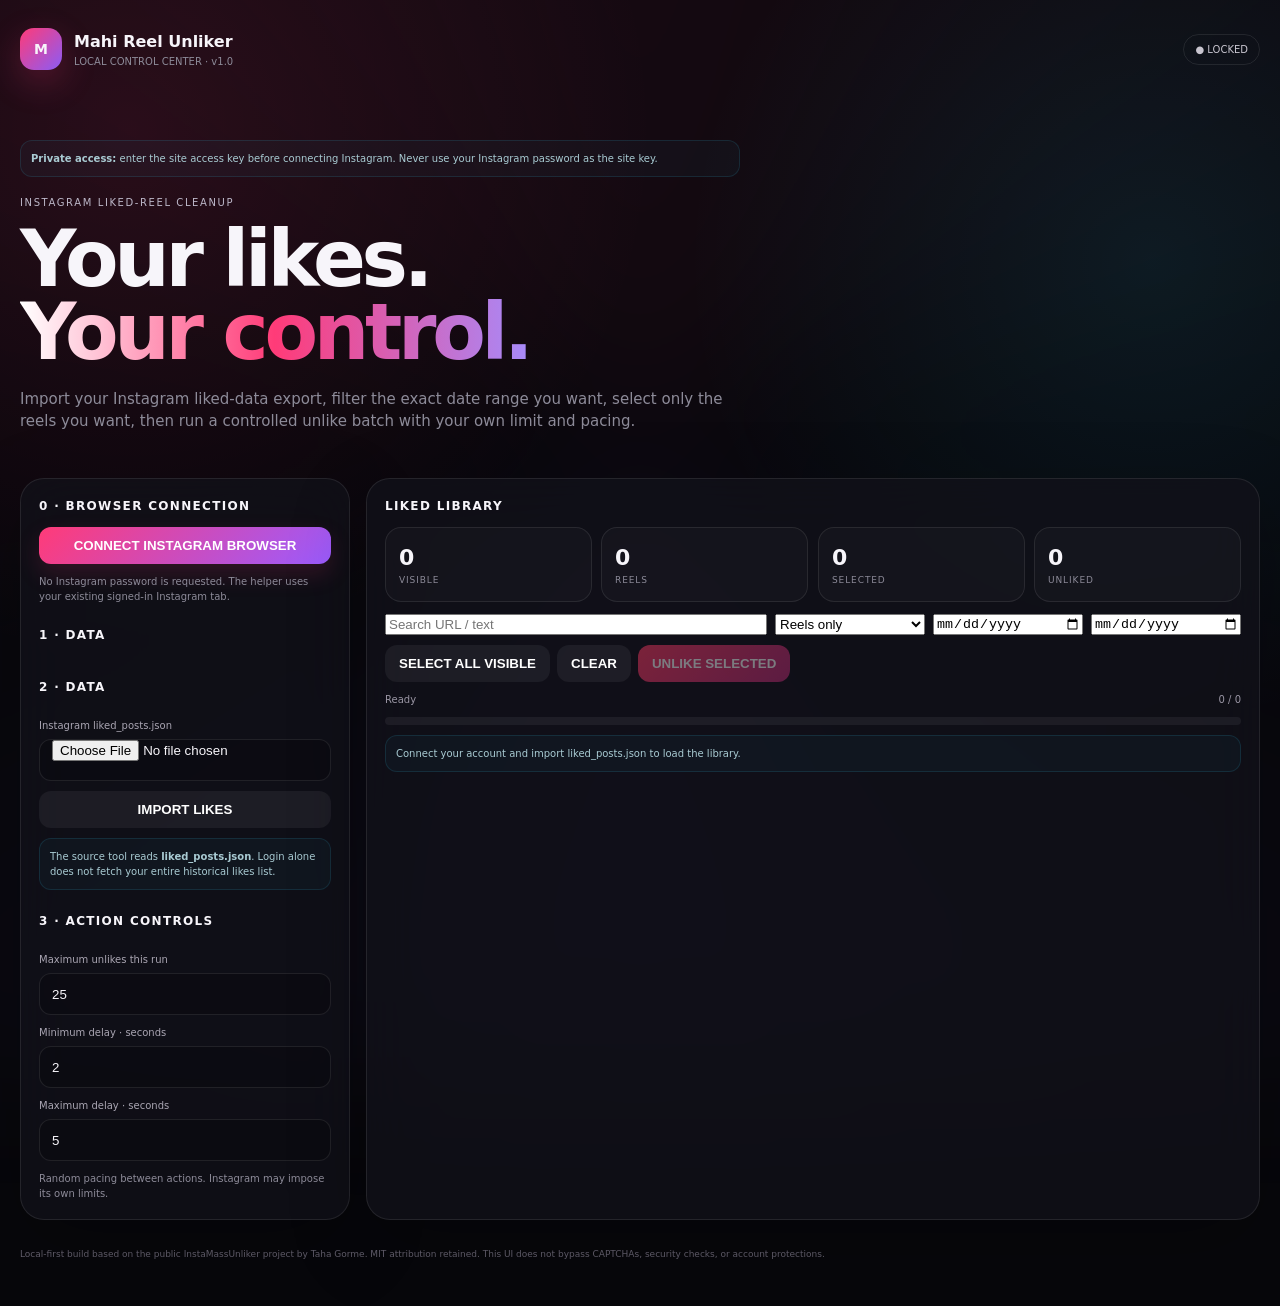
<file: insta-mass-unliker-web/templates/index.html>
<!doctype html><html><head><meta charset="utf-8"><meta name="viewport" content="width=device-width,initial-scale=1"><title>Mahi Reel Unliker</title>
<style>
:root{--bg:#07070b;--p:rgba(18,18,26,.75);--l:rgba(255,255,255,.09);--m:#8d8b99;--t:#f7f5fa;--pk:#ff3b78;--vi:#8b5cf6;--cy:#36d7ff;--ok:#45e0a0;--bad:#ff6689}*{box-sizing:border-box}body{margin:0;background:radial-gradient(circle at 10% 10%,#ff3b781f,transparent 32%),radial-gradient(circle at 90% 20%,#36d7ff18,transparent 30%),var(--bg);color:var(--t);font:14px/1.5 Inter,system-ui,sans-serif;min-height:100vh}body:before{content:"";position:fixed;inset:-20%;z-index:-1;background:conic-gradient(from 90deg,transparent,#8b5cf610,transparent,#ff3b7810,transparent);filter:blur(70px);animation:s 20s linear infinite}@keyframes s{to{transform:rotate(360deg)}}.w{width:min(1240px,calc(100% - 34px));margin:auto}.top{display:flex;justify-content:space-between;align-items:center;padding:28px 0}.brand{display:flex;gap:12px;align-items:center}.logo{width:42px;height:42px;border-radius:14px;background:linear-gradient(135deg,var(--pk),var(--vi));display:grid;place-items:center;font-weight:900;box-shadow:0 12px 35px #ff3b783d}.brand b{font-size:16px}.brand small{display:block;color:var(--m);font-size:10px}.pill{border:1px solid var(--l);padding:7px 11px;border-radius:999px;font-size:10px;color:#c8c5cf}.hero{padding:42px 0 30px;max-width:850px}.ey{color:#bcb7c8;text-transform:uppercase;letter-spacing:.16em;font-size:10px}.hero h1{font-size:clamp(42px,7vw,78px);line-height:.94;margin:13px 0 18px;letter-spacing:-.055em}.hero h1 span{background:linear-gradient(90deg,#fff,var(--pk),#a78bfa);-webkit-background-clip:text;color:transparent}.hero p{color:var(--m);max-width:720px;font-size:15px}.grid{display:grid;grid-template-columns:330px 1fr;gap:16px}.panel{border:1px solid var(--l);background:var(--p);backdrop-filter:blur(24px);border-radius:24px;padding:18px;box-shadow:0 24px 80px #0000003d}.panel h2{font-size:12px;margin:0 0 12px;text-transform:uppercase;letter-spacing:.11em}.stack{display:grid;gap:10px}.field label{display:block;color:#aaa6b3;font-size:10px;margin-bottom:6px}.field input,.field select,input[type=file]{width:100%;height:42px;border:1px solid var(--l);background:#0003;border-radius:12px;color:var(--t);padding:0 12px;outline:none}.field input:focus,.field select:focus{border-color:#8b5cf6b3;box-shadow:0 0 0 3px #8b5cf61a}button{border:0;color:#fff;cursor:pointer;font-weight:750;border-radius:12px;padding:11px 14px;background:#ffffff0f;transition:.2s}button:hover{transform:translateY(-1px)}button:disabled{opacity:.45;cursor:not-allowed;transform:none}.primary{background:linear-gradient(135deg,var(--pk),#9b5cff);box-shadow:0 10px 25px #ff3b7826}.danger{background:linear-gradient(135deg,#ff3b63,#b92d78)}.muted{color:var(--m);font-size:10px}.notice{padding:10px;border:1px solid #36d7ff1f;background:#36d7ff09;border-radius:12px;color:#a9cbd3;font-size:10px}.stats{display:grid;grid-template-columns:repeat(4,1fr);gap:9px;margin-bottom:12px}.stat{padding:13px;border:1px solid var(--l);border-radius:16px;background:#ffffff06}.stat b{font-size:22px}.stat span{display:block;color:var(--m);font-size:9px;text-transform:uppercase;letter-spacing:.1em}.toolbar{display:grid;grid-template-columns:1fr 150px 150px 150px;gap:8px;margin-bottom:10px}.list{max-height:620px;overflow:auto}.row{display:grid;grid-template-columns:30px 1fr 70px;gap:10px;align-items:center;padding:11px;border:1px solid #ffffff0e;border-radius:15px;background:#ffffff05;margin-bottom:7px}.row input{accent-color:var(--pk);width:17px;height:17px}.row b{display:block;font-size:11px;white-space:nowrap;overflow:hidden;text-overflow:ellipsis}.row small{color:var(--m);font-size:9px}.row a{color:#b9a4ff;font-size:9px}.type{font-size:8px;padding:4px 7px;border-radius:999px;border:1px solid var(--l);text-align:center;color:#c9c4d1}.progress{height:8px;border-radius:99px;background:#ffffff0f;overflow:hidden;margin:10px 0}.bar{height:100%;width:0;background:linear-gradient(90deg,var(--pk),var(--vi),var(--cy));transition:width .25s}.progressline{display:flex;justify-content:space-between;color:#9b97a5;font-size:10px}.footer{padding:28px 0 45px;color:#666270;font-size:9px}@media(max-width:900px){.grid{grid-template-columns:1fr}.toolbar{grid-template-columns:1fr 1fr}.stats{grid-template-columns:repeat(2,1fr)}}@media(max-width:560px){.toolbar{grid-template-columns:1fr}.hero h1{font-size:48px}}
</style><style id="mahicloud-subsite-motion-v1">
/* MahiCloud scoped motion polish — Reel Unliker. Queue, confirmation, and extension logic remain untouched. */
@keyframes mcUnlikerEntry{from{opacity:0;transform:translateY(13px) scale(.996);filter:blur(3px)}to{opacity:1;transform:translateY(0) scale(1);filter:blur(0)}}
.top{animation:mcUnlikerEntry .54s cubic-bezier(.22,1,.36,1) both}
.hero{animation:mcUnlikerEntry .68s cubic-bezier(.22,1,.36,1) .06s both}
.grid>.panel{animation:mcUnlikerEntry .62s cubic-bezier(.22,1,.36,1) .13s both}
.grid>.panel:nth-child(2){animation-delay:.20s}
.stats>.stat{animation:mcUnlikerEntry .5s cubic-bezier(.22,1,.36,1) both}
.stats>.stat:nth-child(1){animation-delay:.12s}.stats>.stat:nth-child(2){animation-delay:.17s}.stats>.stat:nth-child(3){animation-delay:.22s}.stats>.stat:nth-child(4){animation-delay:.27s}
.stat{transition:transform .28s cubic-bezier(.22,1,.36,1),border-color .28s,background .28s,box-shadow .28s}
@media(hover:hover){.stat:hover{transform:translateY(-3px);border-color:#ff3b7866;background:#ff3b780c;box-shadow:0 14px 34px #0003}.row:hover{transform:translateX(2px);border-color:#8b5cf65c;background:#8b5cf610}}
.row{transition:transform .22s cubic-bezier(.22,1,.36,1),border-color .22s,background .22s}
button{transition:transform .24s cubic-bezier(.22,1,.36,1),filter .24s,box-shadow .24s,border-color .24s}
button:not(:disabled):hover{filter:brightness(1.07);box-shadow:0 10px 24px #0002}
button:not(:disabled):active{transform:translateY(0) scale(.985)}
@media(prefers-reduced-motion:reduce){.top,.hero,.grid>.panel,.stats>.stat{animation:none!important}.stat,.row,button{transition:none!important}.stat:hover,.row:hover,button:not(:disabled):hover{transform:none!important}}
</style>
</head><body><div class="w"><header class="top"><div class="brand"><div class="logo">M</div><div><b>Mahi Reel Unliker</b><small>LOCAL CONTROL CENTER · v1.0</small></div></div><div class="pill" id="status">● LOCKED</div></header>
<section class="hero"><div class="notice" style="max-width:720px;margin-bottom:18px"><b>Private access:</b> enter the site access key before connecting Instagram. Never use your Instagram password as the site key.</div><div class="ey">Instagram liked-reel cleanup</div><h1>Your likes.<br><span>Your control.</span></h1><p>Import your Instagram liked-data export, filter the exact date range you want, select only the reels you want, then run a controlled unlike batch with your own limit and pacing.</p></section>
<div class="grid"><aside class="panel"><h2>0 · Browser connection</h2><div class="stack"><button class="primary" id="connectHelper">CONNECT INSTAGRAM BROWSER</button><div id="accessMsg" class="muted">No Instagram password is requested. The helper uses your existing signed-in Instagram tab.</div><h2 style="margin-top:12px">1 · Data</h2><div class="stack"><h2 style="margin-top:12px">2 · Data</h2><div class="field"><label>Instagram liked_posts.json</label><input id="file" type="file" accept=".json,application/json"></div><button id="import">IMPORT LIKES</button><div class="notice">The source tool reads <b>liked_posts.json</b>. Login alone does not fetch your entire historical likes list.</div><h2 style="margin-top:12px">3 · Action controls</h2><div class="field"><label>Maximum unlikes this run</label><input id="limit" type="number" min="1" max="50" value="25"></div><div class="field"><label>Minimum delay · seconds</label><input id="minDelay" type="number" min=".5" max="300" step=".5" value="2"></div><div class="field"><label>Maximum delay · seconds</label><input id="maxDelay" type="number" min=".5" max="300" step=".5" value="5"></div><div class="muted">Random pacing between actions. Instagram may impose its own limits.</div></div></aside>
<main class="panel"><h2>Liked library</h2><div class="stats"><div class="stat"><b id="total">0</b><span>Visible</span></div><div class="stat"><b id="reels">0</b><span>Reels</span></div><div class="stat"><b id="selected">0</b><span>Selected</span></div><div class="stat"><b id="done">0</b><span>Unliked</span></div></div><div class="toolbar"><input id="search" placeholder="Search URL / text"><select id="kind"><option value="reel">Reels only</option><option value="all">All likes</option><option value="post">Posts only</option></select><input id="start" type="date"><input id="end" type="date"></div><div style="display:flex;gap:7px;margin-bottom:10px"><button id="selectAll">SELECT ALL VISIBLE</button><button id="clear">CLEAR</button><button class="danger" id="unlike" disabled>UNLIKE SELECTED</button></div><div class="progressline"><span id="jobText">Ready</span><span id="jobCount">0 / 0</span></div><div class="progress"><div class="bar" id="bar"></div></div><div class="list" id="list"><div class="notice">Connect your account and import liked_posts.json to load the library.</div></div></main></div><footer class="footer">Local-first build based on the public InstaMassUnliker project by Taha Gorme. MIT attribution retained. This UI does not bypass CAPTCHAs, security checks, or account protections.</footer></div>
<script>
let token="",items=[],selected=new Set(),poll=null,helperReady=false; const EXTENSION_ID="pigjolifdofeeplcgepmioffpjjibfni";const $=id=>document.getElementById(id);
function api(path,o={}){o.headers=Object.assign({},o.headers||{},token?{"X-Mahi-Token":token}:{});return fetch(path,o).then(async r=>{const x=await r.json().catch(()=>({error:"Invalid response"}));if(!r.ok)throw Error(x.error||"Request failed");return x})}
function esc(s){return String(s??"").replace(/[&<>"']/g,m=>({"&":"&amp;","<":"&lt;",">":"&gt;",'"':"&quot;","'":"&#39;"}[m]))}
function refresh(){ $("selected").textContent=selected.size;$("total").textContent=items.length;$("reels").textContent=items.filter(x=>x.kind==="reel").length;$("unlike").disabled=!selected.size||!token||!accessKey}
function params(){return new URLSearchParams({kind:$("kind").value,q:$("search").value,start:$("start").value,end:$("end").value})}
async function load(){if(!token)return;const r=await api("/api/items?"+params());items=r.items||[];selected.clear();render();$("jobText").textContent=r.total+" items loaded";$("jobCount").textContent=r.total+" / "+r.total;$("bar").style.width="100%"}
function render(){refresh();$("list").innerHTML=items.length?items.map(x=>'<div class="row"><input type="checkbox" data-id="'+esc(x.id)+'" '+(selected.has(x.id)?"checked":"")+'><div><b>'+esc(x.value||x.url)+'</b><small>'+esc(x.date)+' · '+esc(x.time)+' · <a href="'+esc(x.url)+'" target="_blank" rel="noopener">'+esc(x.shortcode)+'</a></small></div><div class="type">'+x.kind.toUpperCase()+'</div></div>').join(""):'<div class="notice">No matching likes found for the current filters.</div>';document.querySelectorAll("#list input").forEach(e=>e.onchange=()=>{e.checked?selected.add(e.dataset.id):selected.delete(e.dataset.id);refresh()})}
async function connectHelper(){try{if(!window.chrome?.runtime?.sendMessage)throw Error("Open this page in Chrome and install the Mahi Instagram Helper.");const r=await chrome.runtime.sendMessage(EXTENSION_ID,{type:"GET_SESSION"});if(!r?.ok)throw Error(r?.error||"Helper connection failed.");if(!r.data?.loggedIn)throw Error("Open Instagram and sign in first.");helperReady=true;$("status").textContent="● BROWSER CONNECTED";$("status").style.color="var(--ok)";$("accessMsg").innerHTML='<span style="color:var(--ok)">✓ Instagram browser session detected.</span>';$("connectHelper").textContent="CONNECTED";$("connectHelper").disabled=true}catch(e){helperReady=false;$("accessMsg").textContent=e.message;$("status").textContent="● HELPER NOT CONNECTED";$("status").style.color="var(--bad)"}}
$("connectHelper").onclick=connectHelper;
$("import").onclick=async()=>{try{if(!helperReady)await connectHelper();if(!helperReady)throw Error("Connect the Instagram browser first.");if(!token){const s=await api("/api/session",{method:"POST"});token=s.token;}const f=$("file").files[0];if(!f)throw Error("Choose liked_posts.json first.");const fd=new FormData();fd.append("file",f);const r=await api("/api/import",{method:"POST",body:fd});$("accessMsg").textContent="Imported "+r.total+" likes · "+r.reels+" reels · "+r.posts+" posts";$("kind").value="reel";await load()}catch(e){$("loginMsg").textContent=e.message}}
["kind","start","end","search"].forEach(id=>$(id).addEventListener("input",load));$("selectAll").onclick=()=>{items.forEach(x=>selected.add(x.id));render()};$("clear").onclick=()=>{selected.clear();render()};
$("unlike").onclick=async()=>{const limit=Math.max(1,Math.min(50,+$("limit").value||25));const ids=[...selected];if(ids.length>limit){alert("Select "+limit+" or fewer.");return}if(!helperReady)await connectHelper();if(!helperReady)return;if(!confirm("Unlike "+ids.length+" selected item(s)? This action cannot be undone."))return;try{const r=await api("/api/queue",{method:"POST",headers:{"Content-Type":"application/json"},body:JSON.stringify({ids,limit,minDelay:$("minDelay").value,maxDelay:$("maxDelay").value})});$("jobText").textContent="Sending to Instagram browser…";$("jobCount").textContent="0 / "+r.total;selected.clear();const result=await chrome.runtime.sendMessage(EXTENSION_ID,{type:"UNLIKE_SELECTED",ids:r.items.map(x=>x.media_id),settings:{limit:r.total,minDelay:Number(r.minDelay)*1000,maxDelay:Number(r.maxDelay)*1000}});if(!result?.ok)throw Error(result?.error||"Browser unlike failed.");const results=result.data||[];for(const item of results){const src=r.items.find(x=>String(x.media_id)===String(item.id));await api("/api/queue/"+encodeURIComponent(r.jobId)+"/event",{method:"POST",headers:{"Content-Type":"application/json"},body:JSON.stringify({itemId:src?.id||String(item.id),success:!!item.ok,message:item.ok?"Unliked "+(src?.date||""):(item.error||"Failed")})});$("jobCount").textContent=(results.indexOf(item)+1)+" / "+r.total}await load();$("jobText").textContent="Complete · "+results.filter(x=>x.ok).length+" unliked";$("done").textContent=+($("done").textContent||0)+results.filter(x=>x.ok).length}catch(e){$("jobText").textContent=e.message}}</script></body></html>
</file>
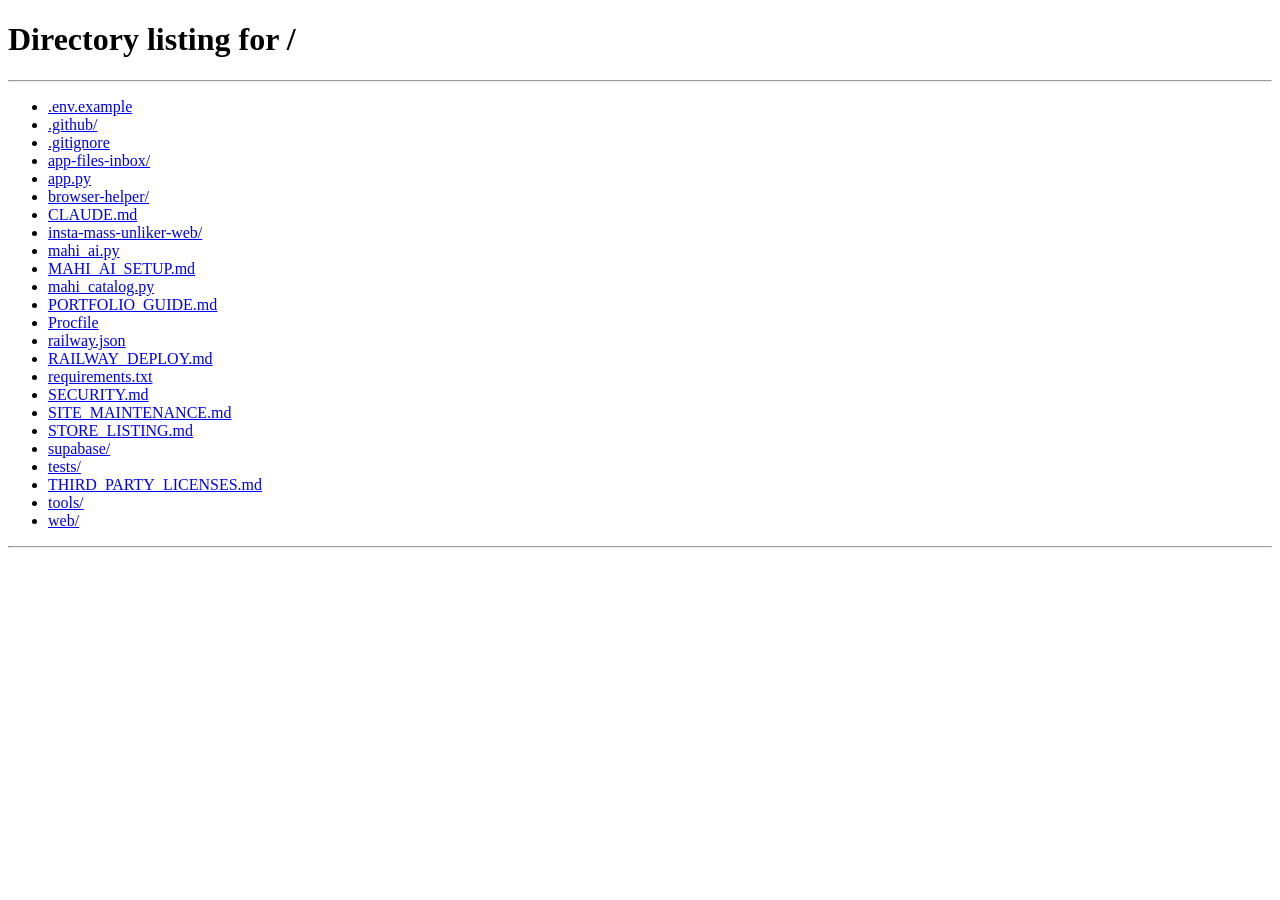
<file: web/mahi-ai/index.html>
<!doctype html>
<html lang="en"><head><meta charset="utf-8"><meta name="viewport" content="width=device-width,initial-scale=1"><meta name="robots" content="noindex"><meta http-equiv="refresh" content="0;url=/"><title>MahiCloud</title><script>location.replace("/");</script></head><body><p>This page has moved. <a href="/">Return to MahiCloud</a>.</p></body></html>
</file>
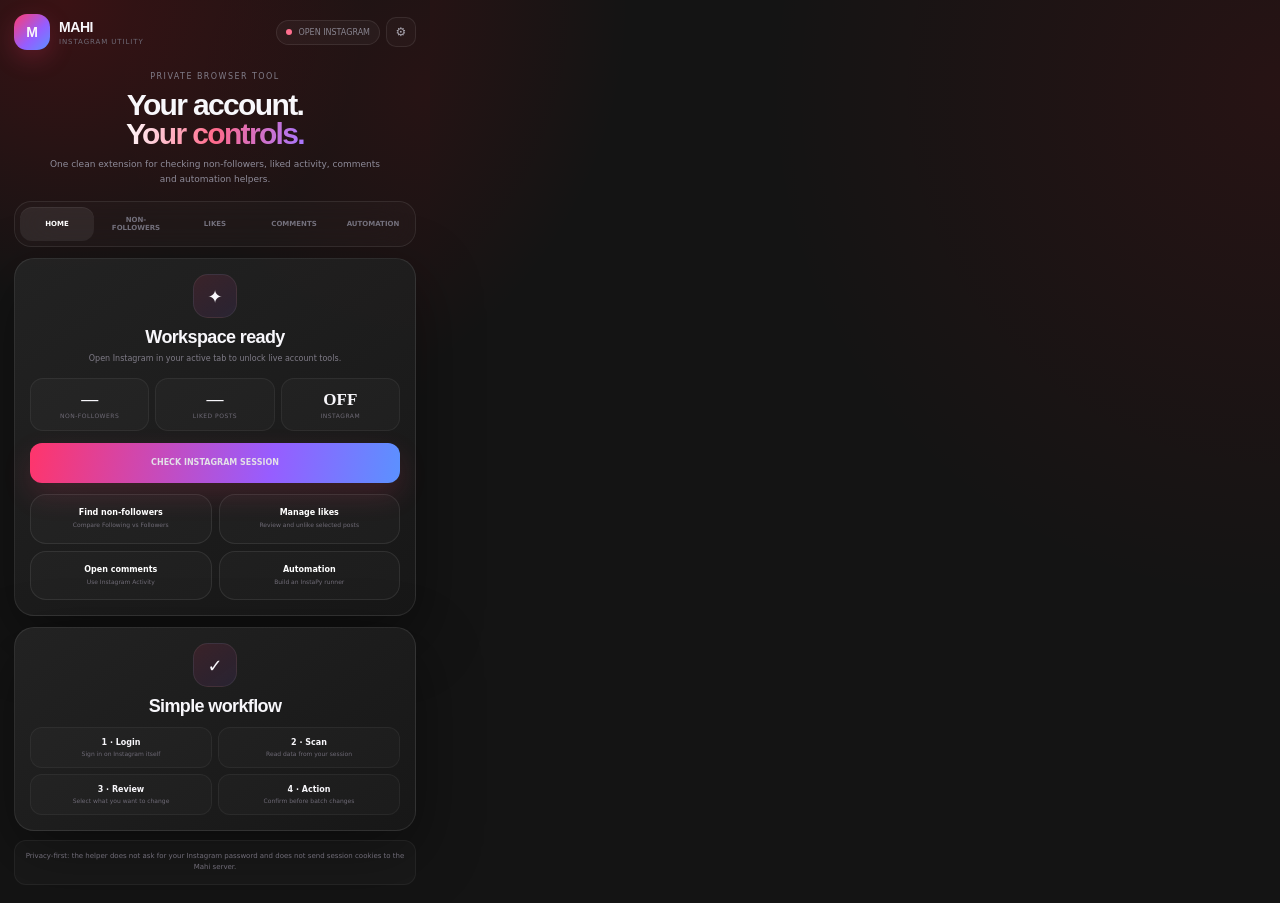
<file: browser-helper/popup.html>
<!doctype html>
<html lang="en">
<head>
<meta charset="utf-8">
<meta name="viewport" content="width=device-width,initial-scale=1">
<meta name="color-scheme" content="dark">
<title>Browser Tools</title>
<style>
:root{--bg:#141414;--surface:#181818;--surface2:#242424;--line:rgba(255,255,255,.085);--text:#f8f7fb;--muted:#8e8b99;--muted2:#66636f;--pink:#ff3c70;--purple:#965dff;--blue:#5b91ff;--green:#54e29a;--danger:#ff6f8e;--shadow:0 22px 65px rgba(0,0,0,.42)}
*{box-sizing:border-box}html,body{margin:0;padding:0;background:radial-gradient(circle at 15% 0%,rgba(229,9,20,.18),transparent 31%),radial-gradient(circle at 100% 10%,rgba(229,9,20,.09),transparent 34%),var(--bg);color:var(--text);font:12px Inter,system-ui,sans-serif}
body{width:430px;min-height:640px;overflow-x:hidden}
button,input,select{font:inherit}.app{padding:14px 14px 18px}
.top{display:flex;align-items:center;justify-content:space-between;gap:10px}.brand{display:flex;align-items:center;gap:9px}.logo{width:36px;height:36px;border-radius:13px;display:grid;place-items:center;font:800 14px 'Space Grotesk',Inter,sans-serif;background:linear-gradient(135deg,#ff3c70,#965dff 58%,#5b91ff);box-shadow:0 8px 25px rgba(255,60,112,.22)}
.brand b{font:700 14px 'Space Grotesk',Inter,sans-serif;letter-spacing:-.03em}.brand span{display:block;font-size:7px;color:#6f6b77;letter-spacing:.13em;text-transform:uppercase;margin-top:3px}
.session{display:inline-flex;align-items:center;gap:6px;padding:7px 9px;border-radius:999px;background:rgba(255,255,255,.035);border:1px solid var(--line);color:#88848f;font-size:8px}.session i{width:6px;height:6px;border-radius:50%;background:var(--danger)}
.session.online i{background:var(--green);box-shadow:0 0 10px rgba(84,226,154,.8)}.session.online{color:#aaa6b1}
.welcome{padding:22px 2px 15px;text-align:center}.welcome .eyebrow{font-size:8px;letter-spacing:.18em;color:#807c88;text-transform:uppercase}.welcome h1{font:700 30px/.98 'Space Grotesk',Inter,sans-serif;letter-spacing:-.055em;margin:9px 0 8px}.welcome h1 span{color:transparent;background:linear-gradient(100deg,#fff,#ff6a8b,#a776ff);-webkit-background-clip:text;background-clip:text}.welcome p{margin:0 auto;color:var(--muted);font-size:9px;line-height:1.65;max-width:340px}
.tabs{display:grid;grid-template-columns:repeat(5,1fr);gap:5px;padding:5px;border:1px solid var(--line);background:rgba(255,255,255,.025);border-radius:17px;position:sticky;top:0;z-index:5;backdrop-filter:blur(20px)}
.tab{min-width:0;border:0;border-radius:12px;background:transparent;color:#73707c;padding:9px 5px;font-size:7px;font-weight:700;transition:.2s}.tab.active{background:rgba(255,255,255,.065);color:#fff;box-shadow:inset 0 1px rgba(255,255,255,.06)}
.view{display:none;animation:fade .22s ease}.view.active{display:block}@keyframes fade{from{opacity:0;transform:translateY(5px)}to{opacity:1;transform:none}}
.card{margin-top:11px;border:1px solid var(--line);border-radius:20px;background:linear-gradient(145deg,rgba(36,36,36,.92),rgba(24,24,24,.92));box-shadow:var(--shadow);padding:15px}
.card-head{text-align:center}.icon{width:44px;height:44px;border-radius:15px;margin:0 auto 9px;display:grid;place-items:center;background:linear-gradient(145deg,rgba(255,60,112,.12),rgba(150,93,255,.09));border:1px solid rgba(255,255,255,.07);font-size:18px}.card h2{font:600 18px 'Space Grotesk',Inter,sans-serif;letter-spacing:-.035em;margin:0 0 5px}.sub{color:#7f7b87;font-size:8px;line-height:1.55;text-align:center}
.metrics{display:grid;grid-template-columns:repeat(3,1fr);gap:6px;margin:12px 0}.metric{padding:11px 5px;border:1px solid rgba(255,255,255,.06);border-radius:13px;background:rgba(255,255,255,.022);text-align:center}.metric b{display:block;font:600 17px 'Space Grotesk'}.metric small{display:block;font-size:6px;color:#6e6a76;margin-top:2px;letter-spacing:.08em}
.button{width:100%;height:40px;border-radius:12px;border:1px solid var(--line);background:rgba(255,255,255,.035);color:#e3e0e8;font-weight:700;font-size:8px;transition:.2s}.button:hover{transform:translateY(-1px);background:rgba(255,255,255,.06)}.button.primary{border:0;background:linear-gradient(100deg,#ff356b,#975dff 65%,#5b91ff);box-shadow:0 12px 28px rgba(255,60,112,.16)}.button.danger{color:#ffadbe;border-color:rgba(255,111,142,.19)}.button:disabled{opacity:.45;transform:none;cursor:not-allowed}
.input{width:100%;height:39px;border-radius:11px;border:1px solid var(--line);background:rgba(255,255,255,.03);color:#fff;text-align:center;outline:0;font-size:9px}.input:focus{border-color:rgba(255,92,132,.48);box-shadow:0 0 0 3px rgba(255,60,112,.07)}.grid2{display:grid;grid-template-columns:1fr 1fr;gap:7px}.stack>*+*{margin-top:7px}
.search{margin-top:8px}.toolbar{display:flex;justify-content:center;align-items:center;gap:6px;flex-wrap:wrap;margin-top:9px}.chip{border:1px solid var(--line);border-radius:999px;padding:7px 9px;background:rgba(255,255,255,.025);color:#86828e;font-size:7px}.chip.active{color:#fff;border-color:rgba(255,92,132,.32);background:rgba(255,60,112,.08)}
.list{display:grid;gap:6px;max-height:310px;overflow:auto;margin-top:10px}.row{display:grid;grid-template-columns:22px 1fr auto;gap:7px;align-items:center;padding:8px;border:1px solid rgba(255,255,255,.055);border-radius:12px;background:rgba(255,255,255,.018)}.row input{accent-color:#ff4b79}.row b{display:block;font-size:8px;white-space:nowrap;overflow:hidden;text-overflow:ellipsis}.row small{display:block;margin-top:2px;color:#686571;font-size:6px;white-space:nowrap;overflow:hidden;text-overflow:ellipsis}.open{border:1px solid rgba(255,255,255,.07);border-radius:8px;background:rgba(255,255,255,.03);color:#a9a4af;padding:6px 7px;font-size:7px}
.bulk{display:none;position:sticky;bottom:8px;z-index:4;gap:6px;padding:7px;margin-top:8px;border-radius:14px;border:1px solid rgba(255,255,255,.1);background:rgba(17,16,23,.94);backdrop-filter:blur(18px);box-shadow:0 15px 42px rgba(0,0,0,.4)}.bulk.show{display:grid;grid-template-columns:1fr 1fr}.bulk .button{height:37px}.bulk-label{grid-column:1/-1;text-align:center;color:#9a95a2;font-size:7px}
.notice{margin-top:9px;padding:10px;border-radius:12px;background:rgba(255,255,255,.022);border:1px solid rgba(255,255,255,.05);color:#706c78;font-size:7px;line-height:1.6;text-align:center}.status{min-height:13px;text-align:center;color:#8d8995;font-size:7px;margin-top:8px}
.quick-grid{display:grid;grid-template-columns:1fr 1fr;gap:7px;margin-top:11px}.quick{padding:13px;border:1px solid var(--line);border-radius:16px;background:rgba(255,255,255,.025);text-align:center;cursor:pointer;transition:.2s}.quick:hover{transform:translateY(-1px);background:rgba(255,255,255,.045)}.quick strong{display:block;font-size:8px}.quick span{display:block;color:#6f6b76;font-size:6px;margin-top:4px;line-height:1.45}
.steps{display:grid;grid-template-columns:repeat(2,1fr);gap:6px;margin-top:10px}.step{padding:10px;border-radius:12px;background:rgba(255,255,255,.02);border:1px solid rgba(255,255,255,.05);text-align:center}.step b{display:block;font-size:8px}.step span{display:block;color:#6d6975;font-size:6px;margin-top:3px}
.sheet{position:fixed;inset:0;z-index:20;display:none;align-items:flex-end;background:rgba(0,0,0,.52);backdrop-filter:blur(7px)}.sheet.open{display:flex}.sheet-inner{width:100%;padding:13px 15px 16px;border-top:1px solid var(--line);border-radius:24px 24px 0 0;background:#181818;box-shadow:0 -24px 70px rgba(0,0,0,.5);animation:sheet .25s ease}@keyframes sheet{from{transform:translateY(18px);opacity:.7}to{transform:none;opacity:1}}.handle{width:35px;height:4px;border-radius:99px;background:rgba(255,255,255,.14);margin:0 auto 13px}.sheet-head{display:flex;justify-content:space-between;align-items:center}.sheet-head b{font:600 17px 'Space Grotesk'}.close{width:29px;height:29px;border-radius:50%;border:1px solid var(--line);background:#ffffff05;color:#aaa6b0}
.setting{display:flex;justify-content:space-between;align-items:center;gap:10px;padding:13px 0;border-bottom:1px solid rgba(255,255,255,.05)}.setting div{text-align:left}.setting b{font-size:8px}.setting span{display:block;color:#6e6a75;font-size:6px;margin-top:3px}.switch{width:39px;height:23px;border:0;border-radius:99px;background:#36323d;position:relative}.switch:after{content:'';position:absolute;left:3px;top:3px;width:17px;height:17px;border-radius:50%;background:#fff;transition:.2s}.switch.on{background:linear-gradient(100deg,#ff356b,#975dff)}.switch.on:after{transform:translateX(16px)}
.compact .list{max-height:245px}.compact .card{padding:13px}.compact .welcome{padding-top:16px}
@media(prefers-reduced-motion:reduce){*{animation:none!important;transition:none!important}}
.control{margin-top:10px;padding:10px;border:1px solid rgba(255,255,255,.06);border-radius:14px;background:rgba(255,255,255,.018)}.control-title{display:flex;justify-content:space-between;align-items:center;margin-bottom:7px}.control-title b{font-size:7px;letter-spacing:.08em;text-transform:uppercase}.control-title span{font-size:6px;color:#6d6975}.control-grid{display:grid;grid-template-columns:repeat(3,1fr);gap:6px}.control-field{display:flex;flex-direction:column;gap:4px}.control-field label{font-size:6px;color:#77727e;text-transform:uppercase;letter-spacing:.06em;text-align:center}.control-field input{width:100%;height:34px;border-radius:9px;border:1px solid var(--line);background:rgba(255,255,255,.028);color:#fff;text-align:center;font-size:8px;outline:0}.control-help{margin-top:6px;text-align:center;color:#625e69;font-size:6px;line-height:1.45}.progress-card{margin-top:9px;padding:9px 10px;border-radius:13px;border:1px solid rgba(255,255,255,.06);background:rgba(255,255,255,.018)}.progress-top{display:flex;justify-content:space-between;align-items:center;gap:8px;font-size:6px;color:#817c88}.progress-top b{color:#c9c4ce;font-size:7px}.progress{height:5px;margin-top:7px;border-radius:99px;background:rgba(255,255,255,.06);overflow:hidden;position:relative}.progress:before{content:'';position:absolute;inset:0 auto 0 0;width:var(--progress,0%);background:linear-gradient(90deg,#ff356b,#975dff 70%,#5b91ff);border-radius:inherit;transition:width .25s ease}.progress.indeterminate:before{width:35%;animation:indeterminate 1.15s ease-in-out infinite}@keyframes indeterminate{0%{left:-35%}100%{left:100%}}.toast{position:fixed;left:50%;bottom:16px;transform:translateX(-50%);z-index:50;padding:9px 12px;border:1px solid rgba(255,255,255,.1);border-radius:999px;background:rgba(20,19,27,.96);color:#ddd9e2;font-size:8px}.gear{width:30px;height:30px;border:1px solid var(--line);border-radius:10px;background:rgba(255,255,255,.025);color:#aaa6b0}.top-actions{display:flex;align-items:center;gap:6px}.danger{border-color:rgba(255,111,142,.2)!important;color:#ffadbe!important}
</style>
</head>
<body>
<div class="app">
<header class="top">
  <div class="brand"><div class="logo">M</div><div><b>MAHI</b><span>Instagram utility</span></div></div>
  <div class="top-actions"><div class="session" id="sessionPill"><i></i><span id="sessionText">OPEN INSTAGRAM</span></div><button class="gear" id="openSettings" type="button" aria-label="Settings">⚙</button></div>
</header>

<section class="welcome">
  <div class="eyebrow">PRIVATE BROWSER TOOL</div>
  <h1>Your account.<br><span>Your controls.</span></h1>
  <p>One clean extension for checking non-followers, liked activity, comments and automation helpers.</p>
</section>

<nav class="tabs">
  <button class="tab active" data-view="home">HOME</button>
  <button class="tab" data-view="nf">NON-FOLLOWERS</button>
  <button class="tab" data-view="likes">LIKES</button>
  <button class="tab" data-view="comments">COMMENTS</button>
  <button class="tab" data-view="auto">AUTOMATION</button>
</nav>

<section class="view active" id="view-home">
 <div class="card">
  <div class="card-head"><div class="icon">✦</div><h2>Workspace ready</h2><div class="sub">Open Instagram in your active tab to unlock live account tools.</div></div>
  <div class="metrics"><div class="metric"><b id="homeNF">—</b><small>NON-FOLLOWERS</small></div><div class="metric"><b id="homeLikes">—</b><small>LIKED POSTS</small></div><div class="metric"><b id="homeState">OFF</b><small>INSTAGRAM</small></div></div>
  <button class="button primary" id="checkSession">CHECK INSTAGRAM SESSION</button>
  <div class="quick-grid"><button class="quick" data-go="nf" type="button"><strong>Find non-followers</strong><span>Compare Following vs Followers</span></button><button class="quick" data-go="likes" type="button"><strong>Manage likes</strong><span>Review and unlike selected posts</span></button><button class="quick" data-go="comments" type="button"><strong>Open comments</strong><span>Use Instagram Activity</span></button><button class="quick" data-go="auto" type="button"><strong>Automation</strong><span>Build an InstaPy runner</span></button></div>
 </div>
 <div class="card">
  <div class="card-head"><div class="icon">✓</div><h2>Simple workflow</h2></div>
  <div class="steps"><div class="step"><b>1 · Login</b><span>Sign in on Instagram itself</span></div><div class="step"><b>2 · Scan</b><span>Read data from your session</span></div><div class="step"><b>3 · Review</b><span>Select what you want to change</span></div><div class="step"><b>4 · Action</b><span>Confirm before batch changes</span></div></div>
 </div>
</section>

<section class="view" id="view-nf">
 <div class="card">
  <div class="card-head"><div class="icon">↗</div><h2>Non-Followers</h2><div class="sub">Accounts you follow that do not follow you back.</div></div>
  <button class="button primary" id="scanNF">SCAN NON-FOLLOWERS</button>
  <div class="progress-card"><div class="progress-top"><b>SCAN PROGRESS</b><span id="nfProgressText">Ready</span></div><div class="progress" id="nfProgress" style="--progress:0%"></div></div>
  <div class="metrics"><div class="metric"><b id="nfFollowing">0</b><small>FOLLOWING</small></div><div class="metric"><b id="nfFollowers">0</b><small>FOLLOWERS</small></div><div class="metric"><b id="nfCount">0</b><small>NOT BACK</small></div></div>
  <div class="control"><div class="control-title"><b>Unfollow controls</b><span>Saved locally</span></div><div class="control-grid">
    <div class="control-field"><label>Limit</label><input id="unfollowLimit" type="number" min="1" max="50" value="25"></div>
    <div class="control-field"><label>Min sleep (sec)</label><input id="unfollowMinDelay" type="number" min="1" max="60" step="0.5" value="1.5"></div>
    <div class="control-field"><label>Max sleep (sec)</label><input id="unfollowMaxDelay" type="number" min="1" max="60" step="0.5" value="3"></div>
  </div><div class="control-help">Pacing delay between completed actions. Limit: 1–50.</div></div>
  <input class="input search" id="nfSearch" placeholder="Search username">
  <div class="toolbar"><button class="chip" id="nfAll" type="button">SELECT ALL</button><button class="chip" id="nfNone" type="button">CLEAR</button></div>
  <div class="list" id="nfList"><div class="notice">Open Instagram and tap scan.</div></div>
  <div class="bulk" id="nfBulk"><div class="bulk-label" id="nfSelected">0 selected</div><button class="button primary" id="unfollowSelected" type="button">UNFOLLOW SELECTED</button><button class="button" id="nfClear" type="button">CLEAR</button></div>
  <div class="status" id="nfResult"></div>
 </div>
</section>

<section class="view" id="view-likes">
 <div class="card">
  <div class="card-head"><div class="icon">♡</div><h2>Liked Posts</h2><div class="sub">Posts available to your current signed-in Instagram web session.</div></div>
  <button class="button primary" id="scanLikes">SCAN LIKED POSTS</button>
  <div class="progress-card"><div class="progress-top"><b>SCAN / ACTION PROGRESS</b><span id="likeProgressText">Ready</span></div><div class="progress" id="likeProgress" style="--progress:0%"></div></div>
  <div class="control"><div class="control-title"><b>Unlike controls</b><span>Saved locally</span></div><div class="control-grid">
    <div class="control-field"><label>Limit</label><input id="unlikeLimit" type="number" min="1" max="50" value="25"></div>
    <div class="control-field"><label>Min sleep (sec)</label><input id="unlikeMinDelay" type="number" min="1" max="60" step="0.5" value="1.5"></div>
    <div class="control-field"><label>Max sleep (sec)</label><input id="unlikeMaxDelay" type="number" min="1" max="60" step="0.5" value="3"></div>
  </div><div class="control-help">Pacing delay between completed actions. Limit: 1–50.</div></div>
  <input class="input search" id="likeSearch" placeholder="Search creator or caption">
  <div class="toolbar"><button class="chip" id="likeAll" type="button">SELECT ALL</button><button class="chip" id="likeNone" type="button">CLEAR</button></div>
  <div class="list" id="likeList"><div class="notice">Open Instagram and tap scan.</div></div>
  <div class="bulk" id="likeBulk"><div class="bulk-label" id="likeSelected">0 selected</div><button class="button primary" id="unlikeSelected" type="button">UNLIKE SELECTED</button><button class="button" id="likeClear" type="button">CLEAR</button></div>
  <div class="status" id="likeResult"></div>
 </div>
</section>

<section class="view" id="view-comments">
 <div class="card">
  <div class="card-head"><div class="icon">◌</div><h2>Comments</h2><div class="sub">Instagram's own Activity page is used for your comment history.</div></div>
  <button class="button primary" id="openComments">OPEN COMMENTS ACTIVITY</button>
  <button class="button" id="scanComments">SCAN VISIBLE ACTIVITY</button>
  <div class="progress-card"><div class="progress-top"><b>SCAN / DELETE PROGRESS</b><span id="commentProgressText">Ready</span></div><div class="progress" id="commentProgress" style="--progress:0%"></div></div>
  <div class="control"><div class="control-title"><b>Comment delete controls</b><span>Visible items only</span></div><div class="control-grid">
    <div class="control-field"><label>Limit</label><input id="commentsLimit" type="number" min="1" max="50" value="10"></div>
    <div class="control-field"><label>Min sleep (sec)</label><input id="commentsMinDelay" type="number" min="1" max="60" step="0.5" value="2"></div>
    <div class="control-field"><label>Max sleep (sec)</label><input id="commentsMaxDelay" type="number" min="1" max="60" step="0.5" value="4"></div>
  </div><div class="control-help">Only currently visible Instagram Activity items are eligible for this cleanup.</div></div>
  <div class="toolbar"><button class="chip" id="commentAll" type="button">SELECT ALL</button><button class="chip" id="commentNone" type="button">CLEAR</button></div>
  <div class="list" id="commentList"><div class="notice">Open Comments Activity, scroll through your history, then scan the visible activity.</div></div>
  <div class="bulk" id="commentBulk"><div class="bulk-label" id="commentSelected">0 selected</div><button class="button danger" id="deleteComments" type="button">DELETE SELECTED</button><button class="button" id="commentNone2" type="button">CLEAR</button></div>
  <div class="status" id="commentResult"></div>
 </div>
</section>

<section class="view" id="view-auto">
 <div class="card">
  <div class="card-head"><div class="icon">⚙</div><h2>Automation Center</h2><div class="sub">Build an original InstaPy runner configuration without storing your Instagram password.</div></div>
  <div class="stack">
   <input class="input" id="ipyUser" placeholder="Instagram username (optional)">
   <select class="input" id="ipyAction">
    <option value="like_by_tags">Like by hashtags</option><option value="like_by_feed">Like from feed</option><option value="like_by_locations">Like by location</option><option value="follow_by_tags">Follow by hashtags</option><option value="follow_by_locations">Follow by location</option><option value="follow_user_followers">Follow another account's followers</option><option value="follow_user_following">Follow another account's following</option><option value="unfollow_nonfollowers">Unfollow non-followers</option><option value="unfollow_custom">Unfollow custom list</option><option value="interact_by_url">Interact with post URLs</option>
   </select>
   <input class="input" id="ipyTarget" placeholder="Target, hashtags or username">
   <div class="grid2"><input class="input" id="ipyAmount" type="number" min="1" value="10"><input class="input" id="ipySleep" type="number" min="0" value="600"></div>
   <button class="button primary" id="buildIpy">BUILD SCRIPT</button>
   <div class="notice" id="ipyPreview">Configure an action above.</div>
   <div class="grid2"><button class="button" id="copyIpy">COPY</button><button class="button" id="downloadIpy">DOWNLOAD .PY</button></div>
   <div class="grid2"><button class="button" id="openIpyDocs">DOCS</button><button class="button" id="openIpySource">SOURCE</button></div>
  </div>
 </div>
</section>

<div class="notice">Privacy-first: the helper does not ask for your Instagram password and does not send session cookies to the Mahi server.</div>
</div>

<div class="sheet" id="settingsSheet"><div class="sheet-inner"><div class="handle"></div><div class="sheet-head"><b>Settings</b><button class="close" data-close="settingsSheet">×</button></div><div class="setting"><div><b>Reduce motion</b><span>Use calmer transitions and background effects.</span></div><button class="switch" id="motionSwitch"></button></div><div class="setting"><div><b>Keep extension compact</b><span>Prefer denser cards and shorter lists.</span></div><button class="switch on" id="compactSwitch"></button></div><div class="notice">Limits are capped at 50 per run and sleep settings are local pacing controls. Instagram may impose its own limits or change its web interface.</div><button class="button primary" id="saveControls" style="margin-top:10px">SAVE CONTROL SETTINGS</button></div></div>

<script src="popup.js"></script>
</body>
</html>
</file>
